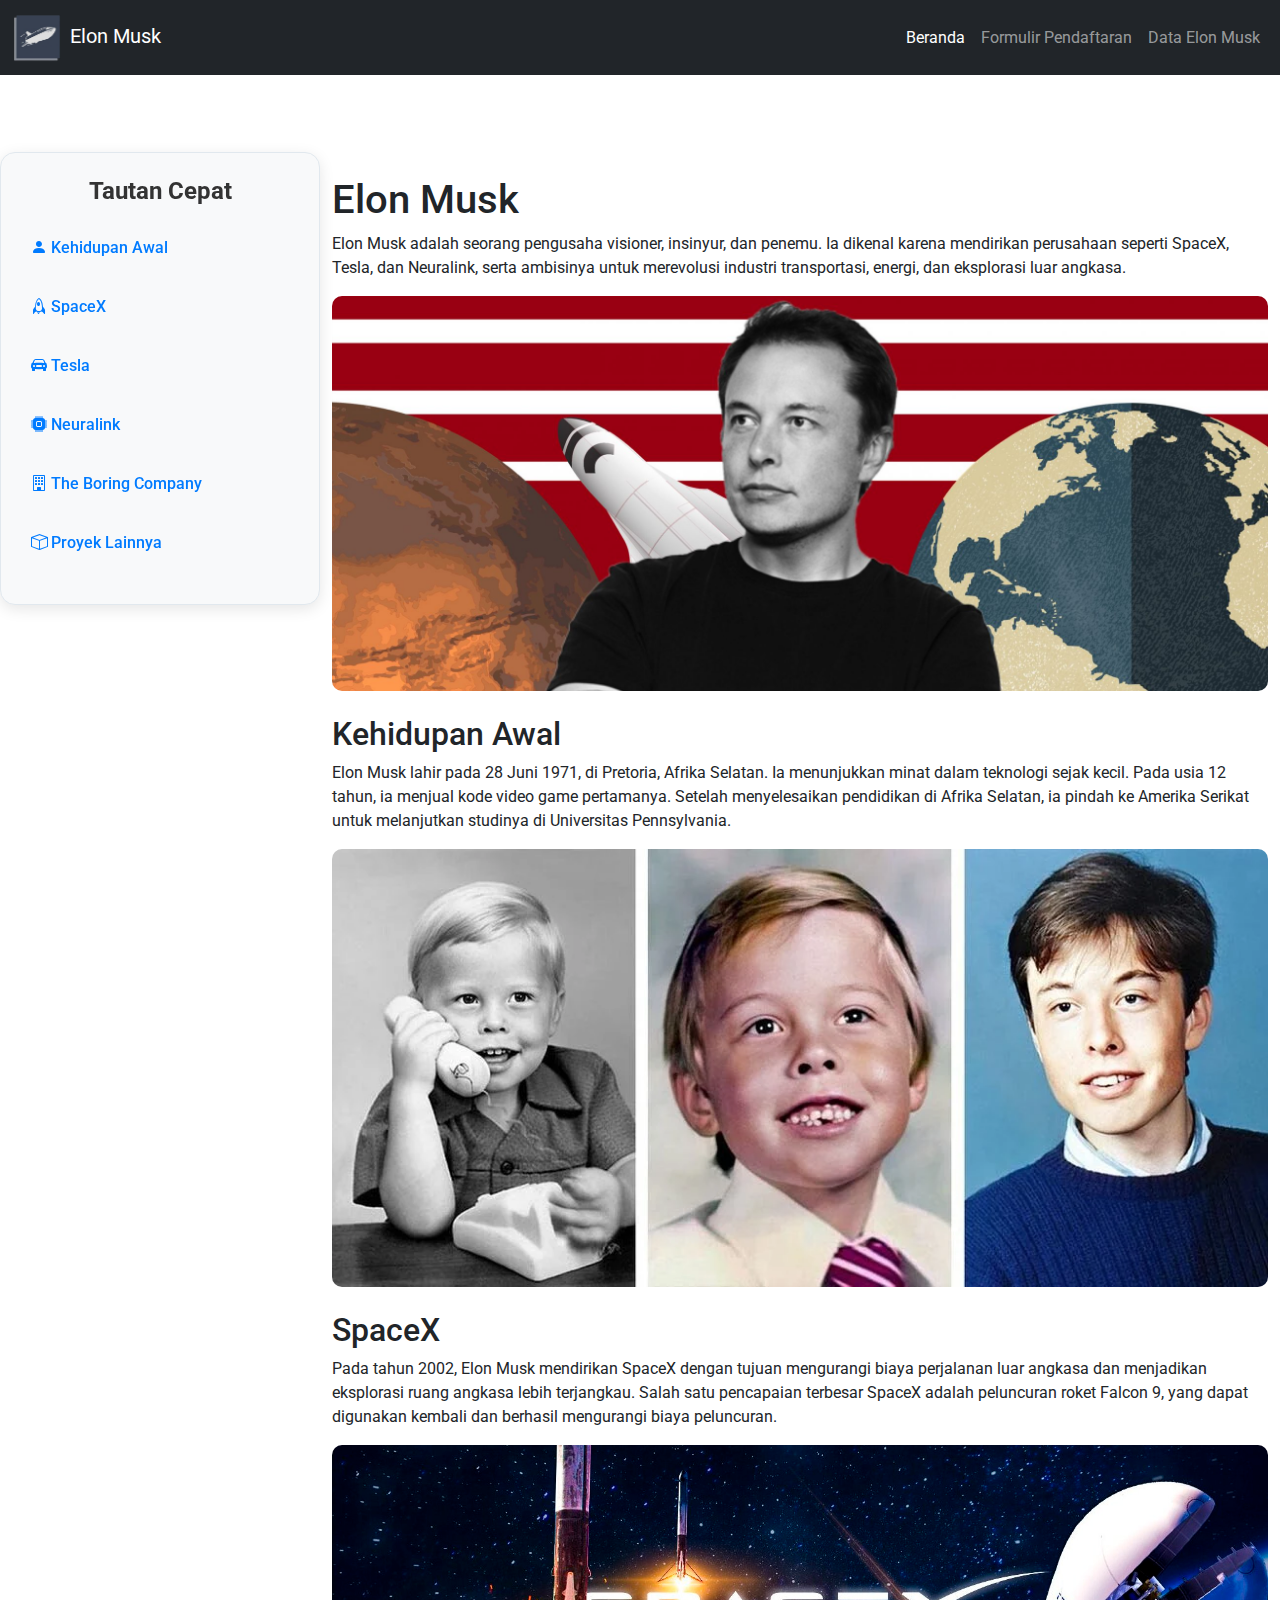
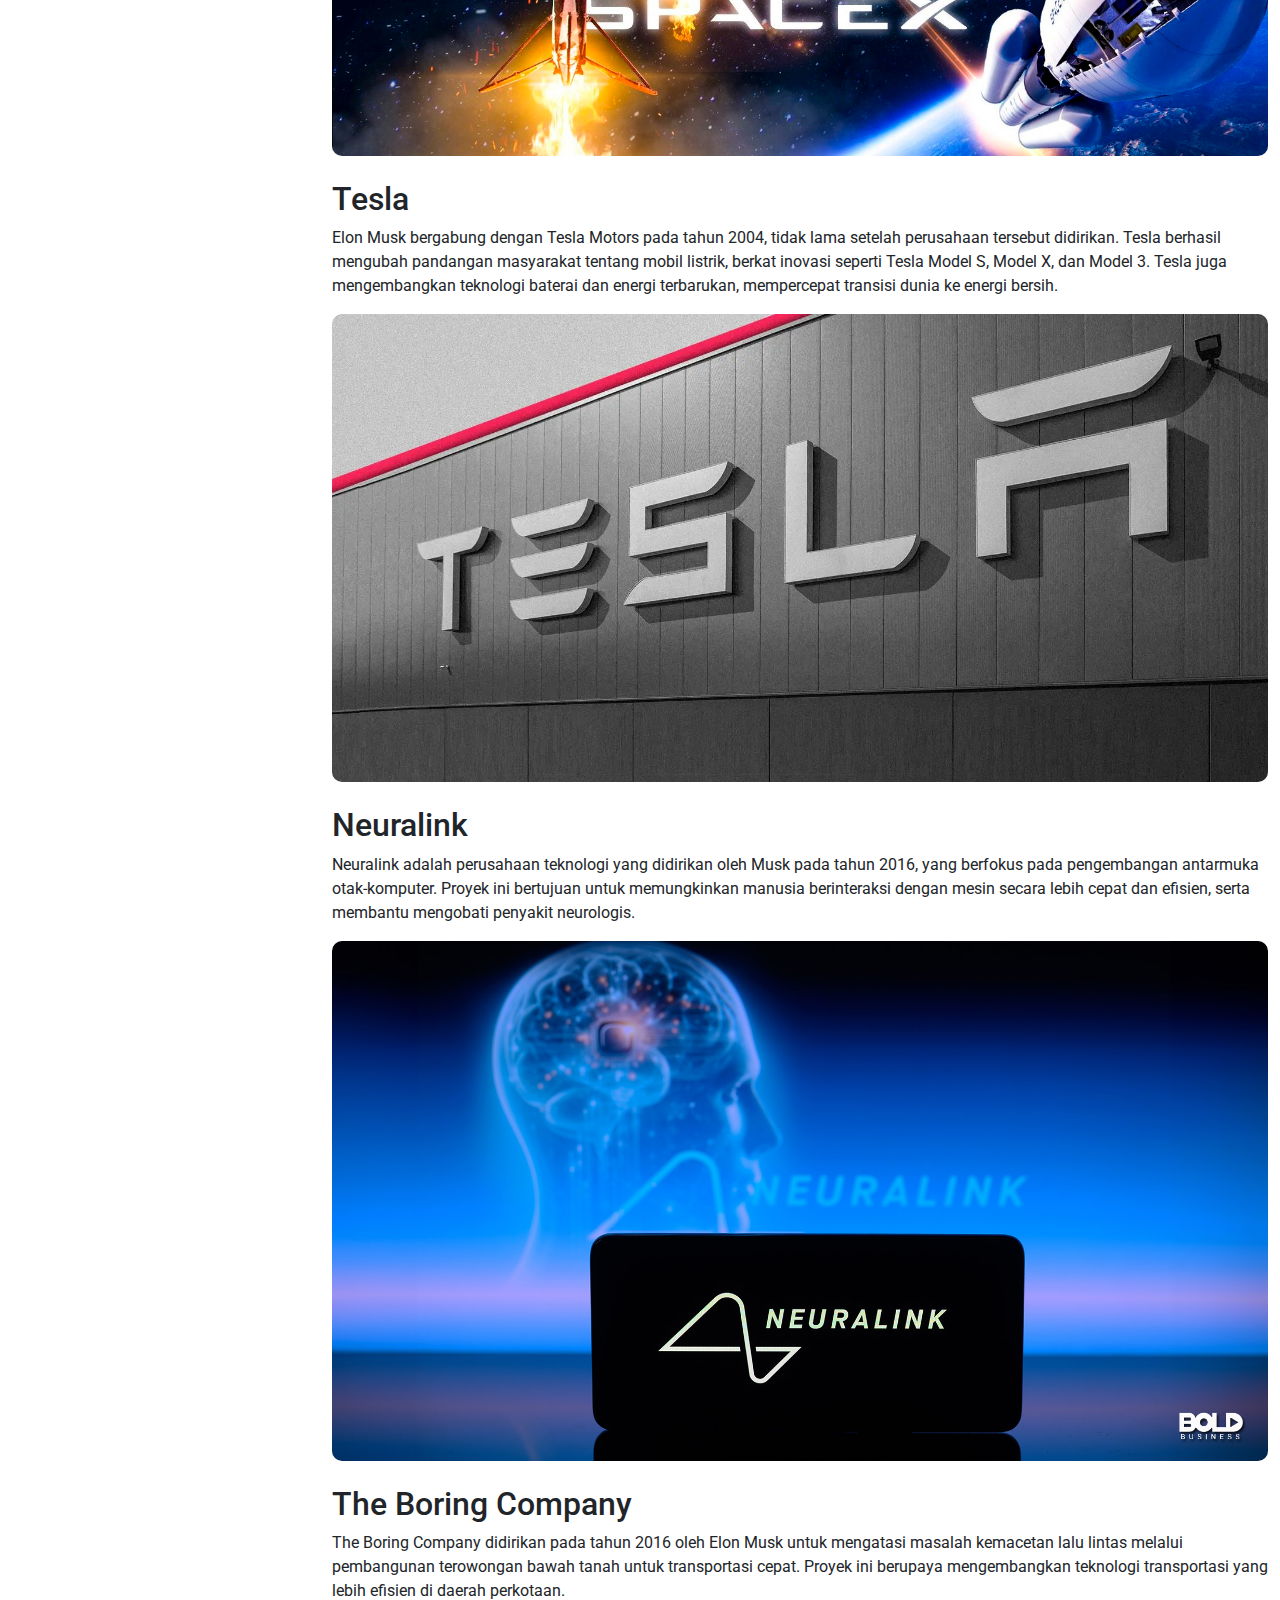
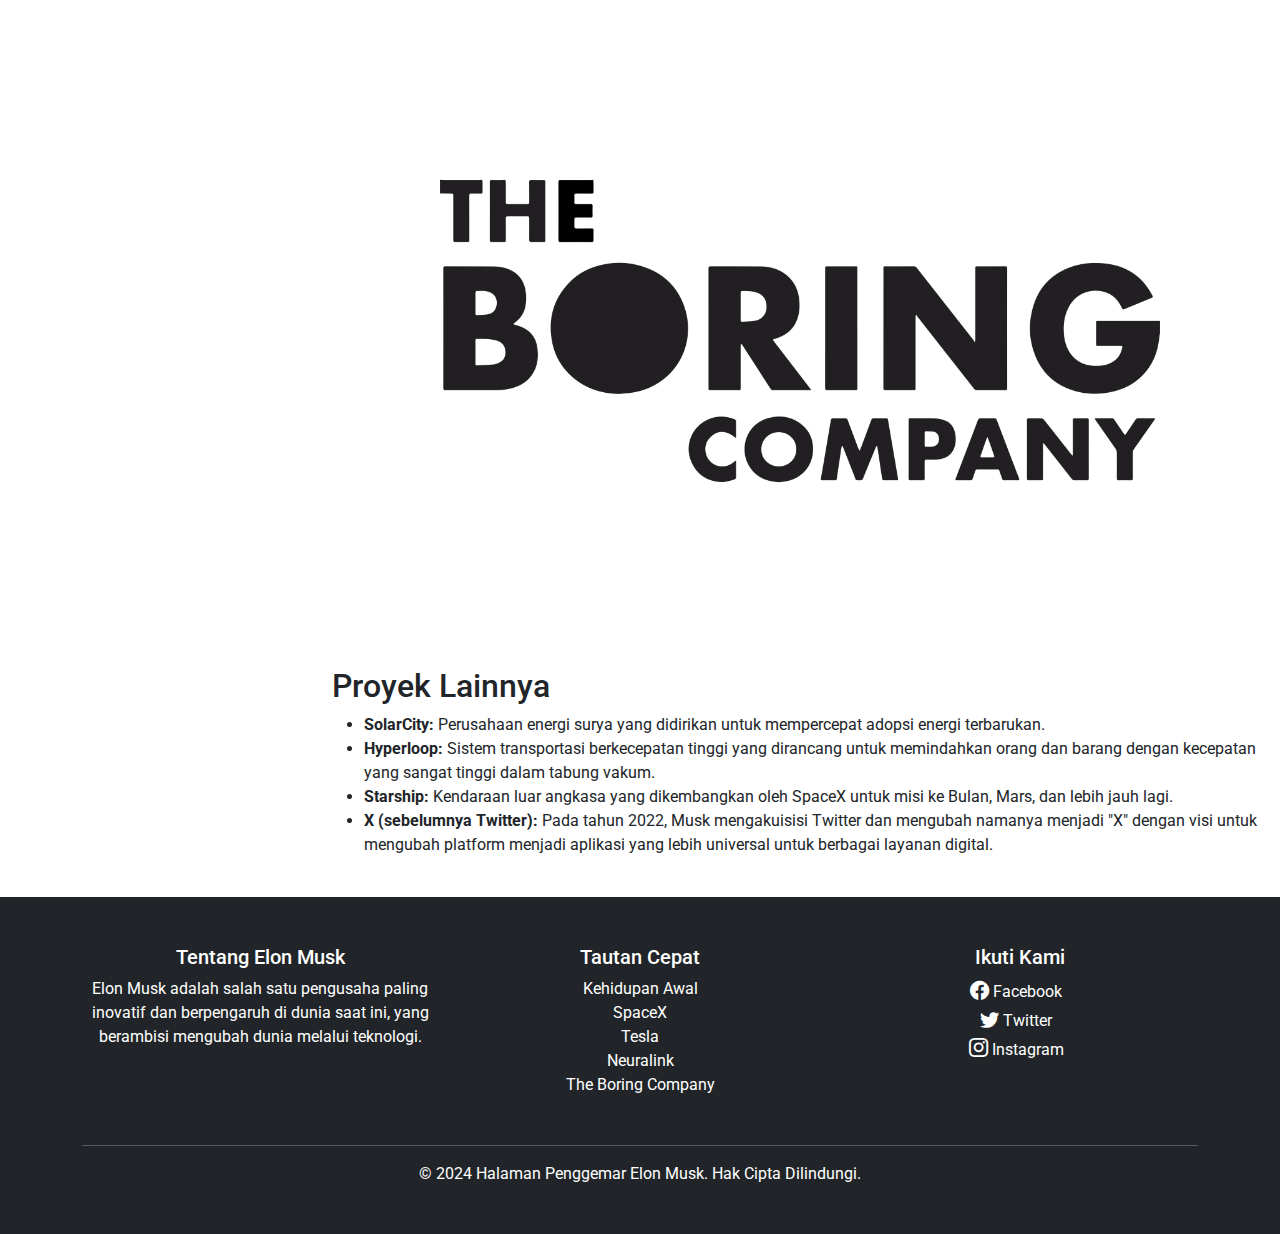
<file: index.html>
<!DOCTYPE html>
<html lang="id">
  <head>
    <meta charset="UTF-8" />
    <meta name="viewport" content="width=device-width, initial-scale=1.0" />
    <title>Elon Musk</title>
    <!-- Bootstrap CSS -->
    <link
      href="https://cdn.jsdelivr.net/npm/bootstrap@5.3.0-alpha1/dist/css/bootstrap.min.css"
      rel="stylesheet"
    />
    <!-- Google Font -->
    <link
      rel="stylesheet"
      href="https://fonts.googleapis.com/css2?family=Roboto:wght@400;700&display=swap"
    />
    <link rel="stylesheet" href="style.css" />
  </head>
  <body>
    <!-- Navbar -->
    <nav class="navbar navbar-expand-lg navbar-dark bg-dark fixed-top">
      <div class="container-fluid">
        <a class="navbar-brand" href="#">
          <img class="logo" src="image/logo.png" alt="Logo Elon Musk" />Elon
          Musk</a
        >
        <button
          class="navbar-toggler"
          type="button"
          data-bs-toggle="collapse"
          data-bs-target="#navbarNav"
          aria-controls="navbarNav"
          aria-expanded="false"
          aria-label="Toggle navigation"
        >
          <span class="navbar-toggler-icon"></span>
        </button>
        <div class="collapse navbar-collapse" id="navbarNav">
          <ul class="navbar-nav ms-auto">
            <li class="nav-item">
              <a class="nav-link active" href="index.html">Beranda</a>
            </li>
            <li class="nav-item">
              <a class="nav-link" href="formulir.html">Formulir Pendaftaran</a>
            </li>
            <li class="nav-item">
              <a class="nav-link" aria-current="page" href="tabel.html"
                >Data Elon Musk</a
              >
            </li>
          </ul>
        </div>
      </div>
    </nav>

    <!-- Konten utama -->
    <div class="container-fluid mt-5 pt-4">
      <div class="row">
        <!-- Sidebar (Daftar Isi) -->
        <div class="col-md-3 bg-light sidebar py-4">
          <h4 class="text-center">Tautan Cepat</h4>
          <ul class="nav flex-column">
            <li class="nav-item">
              <a class="nav-link" href="#kehidupan-awal">
                <i class="bi bi-person-fill"></i> Kehidupan Awal
              </a>
            </li>
            <li class="nav-item">
              <a class="nav-link" href="#spacex">
                <i class="bi bi-rocket"></i> SpaceX
              </a>
            </li>
            <li class="nav-item">
              <a class="nav-link" href="#tesla">
                <i class="bi bi-car-front-fill"></i> Tesla
              </a>
            </li>
            <li class="nav-item">
              <a class="nav-link" href="#neuralink">
                <i class="bi bi-cpu-fill"></i> Neuralink
              </a>
            </li>
            <li class="nav-item">
              <a class="nav-link" href="#boring-company">
                <i class="bi bi-building"></i> The Boring Company
              </a>
            </li>
            <li class="nav-item">
              <a class="nav-link" href="#proyek-lainnya">
                <i class="bi bi-box"></i> Proyek Lainnya
              </a>
            </li>
          </ul>
        </div>

        <!-- Konten -->
        <div class="col-md-9 py-4 h-card">
          <h1 class="p-name">Elon Musk</h1>
          <p class="p-description">
            Elon Musk adalah seorang pengusaha visioner, insinyur, dan penemu.
            Ia dikenal karena mendirikan perusahaan seperti SpaceX, Tesla, dan
            Neuralink, serta ambisinya untuk merevolusi industri transportasi,
            energi, dan eksplorasi luar angkasa.
          </p>
          <!-- Gambar utama -->
          <img src="image/banner.jpg" class="img-fluid mb-4" alt="Elon Musk" />

          <!-- Kehidupan Awal -->
          <h2 class="p-name" id="kehidupan-awal">Kehidupan Awal</h2>
          <p class="p-description">
            Elon Musk lahir pada 28 Juni 1971, di Pretoria, Afrika Selatan. Ia
            menunjukkan minat dalam teknologi sejak kecil. Pada usia 12 tahun,
            ia menjual kode video game pertamanya. Setelah menyelesaikan
            pendidikan di Afrika Selatan, ia pindah ke Amerika Serikat untuk
            melanjutkan studinya di Universitas Pennsylvania.
          </p>
          <img
            src="image/childhood.webp"
            class="img-fluid mb-4"
            alt="Kehidupan Awal Elon Musk"
          />

          <!-- SpaceX -->
          <h2 class="p-name" id="spacex">SpaceX</h2>
          <p class="p-description">
            Pada tahun 2002, Elon Musk mendirikan SpaceX dengan tujuan
            mengurangi biaya perjalanan luar angkasa dan menjadikan eksplorasi
            ruang angkasa lebih terjangkau. Salah satu pencapaian terbesar
            SpaceX adalah peluncuran roket Falcon 9, yang dapat digunakan
            kembali dan berhasil mengurangi biaya peluncuran.
          </p>
          <img src="image/spacex.jpeg" class="img-fluid mb-4" alt="SpaceX" />

          <!-- Tesla -->
          <h2 class="p-name" id="tesla">Tesla</h2>
          <p class="p-description">
            Elon Musk bergabung dengan Tesla Motors pada tahun 2004, tidak lama
            setelah perusahaan tersebut didirikan. Tesla berhasil mengubah
            pandangan masyarakat tentang mobil listrik, berkat inovasi seperti
            Tesla Model S, Model X, dan Model 3. Tesla juga mengembangkan
            teknologi baterai dan energi terbarukan, mempercepat transisi dunia
            ke energi bersih.
          </p>
          <img src="image/tesla.webp" class="img-fluid mb-4" alt="Tesla" />

          <!-- Neuralink -->
          <h2 class="p-name" id="neuralink">Neuralink</h2>
          <p class="p-description">
            Neuralink adalah perusahaan teknologi yang didirikan oleh Musk pada
            tahun 2016, yang berfokus pada pengembangan antarmuka otak-komputer.
            Proyek ini bertujuan untuk memungkinkan manusia berinteraksi dengan
            mesin secara lebih cepat dan efisien, serta membantu mengobati
            penyakit neurologis.
          </p>
          <img
            src="image/neuralink.jpg"
            class="img-fluid mb-4"
            alt="Neuralink"
          />

          <!-- The Boring Company -->
          <h2 class="p-name" id="boring-company">The Boring Company</h2>
          <p>
            The Boring Company didirikan pada tahun 2016 oleh Elon Musk untuk
            mengatasi masalah kemacetan lalu lintas melalui pembangunan
            terowongan bawah tanah untuk transportasi cepat. Proyek ini berupaya
            mengembangkan teknologi transportasi yang lebih efisien di daerah
            perkotaan.
          </p>
          <img
            src="image/theboringcompany.png"
            class="img-fluid mb-4"
            alt="The Boring Company"
          />

          <!-- Proyek Lainnya -->
          <h2 class="p-name" id="proyek-lainnya">Proyek Lainnya</h2>
          <ul>
            <li>
              <strong>SolarCity:</strong> Perusahaan energi surya yang didirikan
              untuk mempercepat adopsi energi terbarukan.
            </li>
            <li>
              <strong>Hyperloop:</strong> Sistem transportasi berkecepatan
              tinggi yang dirancang untuk memindahkan orang dan barang dengan
              kecepatan yang sangat tinggi dalam tabung vakum.
            </li>
            <li>
              <strong>Starship:</strong> Kendaraan luar angkasa yang
              dikembangkan oleh SpaceX untuk misi ke Bulan, Mars, dan lebih jauh
              lagi.
            </li>
            <li>
              <strong>X (sebelumnya Twitter):</strong> Pada tahun 2022, Musk
              mengakuisisi Twitter dan mengubah namanya menjadi "X" dengan visi
              untuk mengubah platform menjadi aplikasi yang lebih universal
              untuk berbagai layanan digital.
            </li>
          </ul>
        </div>
      </div>
    </div>

    <!-- Footer -->
    <footer class="bg-dark text-white text-center py-5">
      <div class="container">
        <div class="row">
          <!-- About Section -->
          <div class="col-md-4 mb-3">
            <h5>Tentang Elon Musk</h5>
            <p>
              Elon Musk adalah salah satu pengusaha paling inovatif dan
              berpengaruh di dunia saat ini, yang berambisi mengubah dunia
              melalui teknologi.
            </p>
          </div>

          <!-- Quick Links -->
          <div class="col-md-4 mb-3">
            <h5>Tautan Cepat</h5>
            <ul class="list-unstyled">
              <li>
                <a href="#kehidupan-awal" class="text-white">Kehidupan Awal</a>
              </li>
              <li><a href="#spacex" class="text-white">SpaceX</a></li>
              <li><a href="#tesla" class="text-white">Tesla</a></li>
              <li><a href="#neuralink" class="text-white">Neuralink</a></li>
              <li>
                <a href="#boring-company" class="text-white"
                  >The Boring Company</a
                >
              </li>
            </ul>
          </div>

          <!-- Social Media Links -->
          <div class="col-md-4 mb-3">
            <h5>Ikuti Kami</h5>
            <a href="#" class="text-white me-2"
              ><i class="bi bi-facebook"></i> Facebook</a
            ><br />
            <a href="#" class="text-white me-2"
              ><i class="bi bi-twitter"></i> Twitter</a
            ><br />
            <a href="#" class="text-white me-2"
              ><i class="bi bi-instagram"></i> Instagram</a
            >
          </div>
        </div>
        <hr class="bg-light" />
        <p class="mb-0">
          © 2024 Halaman Penggemar Elon Musk. Hak Cipta Dilindungi.
        </p>
      </div>
    </footer>

    <!-- Bootstrap JS -->
    <script src="https://cdn.jsdelivr.net/npm/bootstrap@5.3.0-alpha1/dist/js/bootstrap.bundle.min.js"></script>
  </body>
</html>
</file>
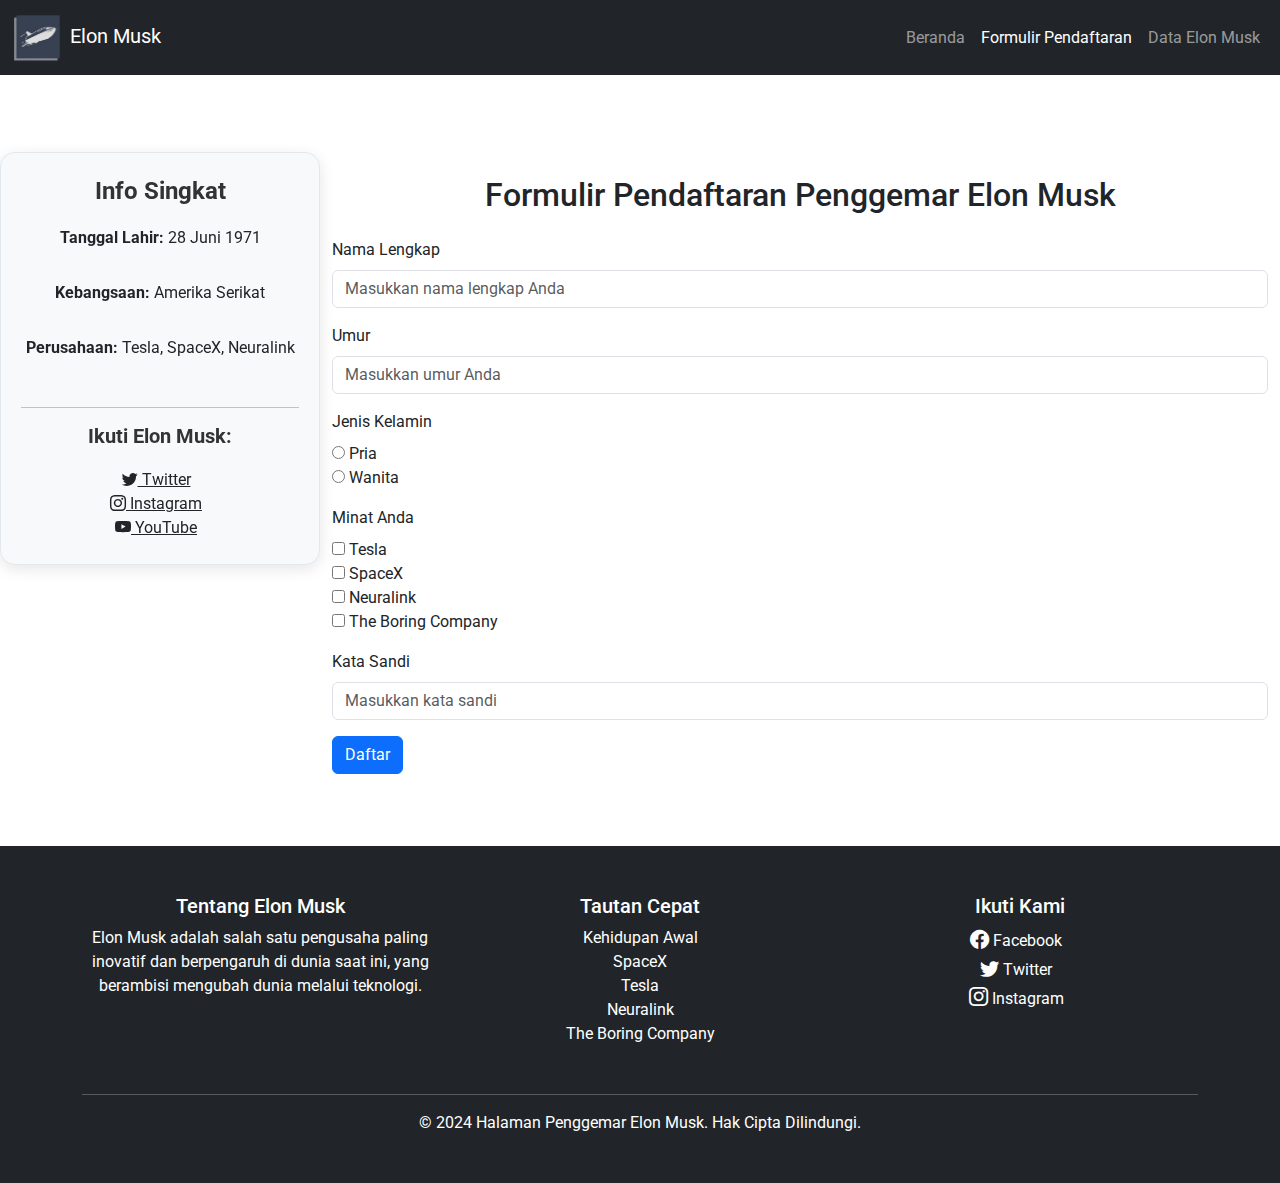
<file: formulir.html>
<!DOCTYPE html>
<html lang="id">
  <head>
    <meta charset="UTF-8" />
    <meta name="viewport" content="width=device-width, initial-scale=1.0" />
    <title>Formulir Pendaftaran Penggemar</title>
    <!-- Bootstrap CSS -->
    <link
      href="https://cdn.jsdelivr.net/npm/bootstrap@5.3.0-alpha1/dist/css/bootstrap.min.css"
      rel="stylesheet"
    />
    <!-- Google Font -->
    <link
      rel="stylesheet"
      href="https://fonts.googleapis.com/css2?family=Roboto:wght@400;700&display=swap"
    />
    <link rel="stylesheet" href="style.css" />
  </head>
  <body>
    <!-- Navbar -->
    <nav class="navbar navbar-expand-lg navbar-dark bg-dark fixed-top">
      <div class="container-fluid">
        <a class="navbar-brand" href="#">
          <img class="logo" src="image/logo.png" alt="Logo Elon Musk" />Elon
          Musk</a
        >
        <button
          class="navbar-toggler"
          type="button"
          data-bs-toggle="collapse"
          data-bs-target="#navbarNav"
          aria-controls="navbarNav"
          aria-expanded="false"
          aria-label="Toggle navigation"
        >
          <span class="navbar-toggler-icon"></span>
        </button>
        <div class="collapse navbar-collapse" id="navbarNav">
          <ul class="navbar-nav ms-auto">
            <li class="nav-item">
              <a class="nav-link" href="index.html">Beranda</a>
            </li>
            <li class="nav-item">
              <a class="nav-link active" href="formulir.html"
                >Formulir Pendaftaran</a
              >
            </li>
            <li class="nav-item">
              <a class="nav-link" aria-current="page" href="tabel.html"
                >Data Elon Musk</a
              >
            </li>
          </ul>
        </div>
      </div>
    </nav>

    <div class="container-fluid mt-5 pt-4">
      <div class="row">
        <!-- Sidebar -->
        <div class="col-md-3 bg-light sidebar py-4">
          <h4 class="text-center">Info Singkat</h4>
          <ul class="nav flex-column">
            <li class="nav-item">
              <p class="text-center">
                <strong>Tanggal Lahir:</strong> 28 Juni 1971
              </p>
            </li>
            <li class="nav-item">
              <p class="text-center">
                <strong>Kebangsaan:</strong> Amerika Serikat
              </p>
            </li>
            <li class="nav-item">
              <p class="text-center">
                <strong>Perusahaan:</strong> Tesla, SpaceX, Neuralink
              </p>
            </li>
          </ul>

          <hr />

          <h5 class="text-center">Ikuti Elon Musk:</h5>
          <div class="text-center">
            <a href="#" class="text-dark me-2"
              ><i class="bi bi-twitter"></i> Twitter</a
            ><br />
            <a href="#" class="text-dark me-2"
              ><i class="bi bi-instagram"></i> Instagram</a
            ><br />
            <a href="#" class="text-dark me-2"
              ><i class="bi bi-youtube"></i> YouTube</a
            >
          </div>
        </div>

        <!-- Konten Formulir -->
        <div class="col-md-9 py-4">
          <h2 class="text-center mb-4">
            Formulir Pendaftaran Penggemar Elon Musk
          </h2>

          <!-- Formulir Pendaftaran -->
          <form action="submit.html" method="GET">
            <div class="mb-3" id="nama">
              <label for="nama" class="form-label">Nama Lengkap</label>
              <input
                type="text"
                class="form-control"
                id="nama"
                name="nama"
                placeholder="Masukkan nama lengkap Anda"
                required
              />
            </div>

            <div class="mb-3" id="umur">
              <label for="umur" class="form-label">Umur</label>
              <input
                type="number"
                class="form-control"
                id="umur"
                name="umur"
                placeholder="Masukkan umur Anda"
                required
              />
            </div>

            <div class="mb-3" id="gender">
              <label for="gender" class="form-label">Jenis Kelamin</label>
              <div>
                <input
                  type="radio"
                  id="pria"
                  name="gender"
                  value="pria"
                  required
                />
                <label for="pria">Pria</label>
              </div>
              <div>
                <input
                  type="radio"
                  id="wanita"
                  name="gender"
                  value="wanita"
                  required
                />
                <label for="wanita">Wanita</label>
              </div>
            </div>

            <div class="mb-3" id="minat">
              <label for="minat" class="form-label">Minat Anda</label>
              <div>
                <input type="checkbox" id="tesla" name="minat" value="tesla" />
                <label for="tesla">Tesla</label>
              </div>
              <div>
                <input
                  type="checkbox"
                  id="spacex"
                  name="minat"
                  value="spacex"
                />
                <label for="spacex">SpaceX</label>
              </div>
              <div>
                <input
                  type="checkbox"
                  id="neuralink"
                  name="minat"
                  value="neuralink"
                />
                <label for="neuralink">Neuralink</label>
              </div>
              <div>
                <input
                  type="checkbox"
                  id="boring"
                  name="minat"
                  value="boring"
                />
                <label for="boring">The Boring Company</label>
              </div>
            </div>

            <div class="mb-3" id="password">
              <label for="password" class="form-label">Kata Sandi</label>
              <input
                type="password"
                class="form-control"
                id="password"
                name="password"
                placeholder="Masukkan kata sandi"
                required
              />
            </div>

            <button type="submit" class="btn btn-primary">Daftar</button>
          </form>
        </div>
      </div>
    </div>

    <!-- Footer -->
    <footer class="bg-dark text-white text-center py-5 mt-5">
      <div class="container">
        <div class="row">
          <!-- About Section -->
          <div class="col-md-4 mb-3">
            <h5>Tentang Elon Musk</h5>
            <p>
              Elon Musk adalah salah satu pengusaha paling inovatif dan
              berpengaruh di dunia saat ini, yang berambisi mengubah dunia
              melalui teknologi.
            </p>
          </div>

          <!-- Quick Links -->
          <div class="col-md-4 mb-3">
            <h5>Tautan Cepat</h5>
            <ul class="list-unstyled">
              <li>
                <a href="index.html#kehidupan-awal" class="text-white"
                  >Kehidupan Awal</a
                >
              </li>
              <li><a href="index.html#spacex" class="text-white">SpaceX</a></li>
              <li><a href="index.html#tesla" class="text-white">Tesla</a></li>
              <li>
                <a href="index.html#neuralink" class="text-white">Neuralink</a>
              </li>
              <li>
                <a href="index.html#boring-company" class="text-white"
                  >The Boring Company</a
                >
              </li>
            </ul>
          </div>

          <!-- Social Media Links -->
          <div class="col-md-4 mb-3">
            <h5>Ikuti Kami</h5>
            <a href="#" class="text-white me-2"
              ><i class="bi bi-facebook"></i> Facebook</a
            ><br />
            <a href="#" class="text-white me-2"
              ><i class="bi bi-twitter"></i> Twitter</a
            ><br />
            <a href="#" class="text-white me-2"
              ><i class="bi bi-instagram"></i> Instagram</a
            >
          </div>
        </div>
        <hr class="bg-light" />
        <p class="mb-0">
          © 2024 Halaman Penggemar Elon Musk. Hak Cipta Dilindungi.
        </p>
      </div>
    </footer>

    <!-- Bootstrap JS -->
    <script src="https://cdn.jsdelivr.net/npm/bootstrap@5.3.0-alpha1/dist/js/bootstrap.bundle.min.js"></script>
  </body>
</html>
</file>
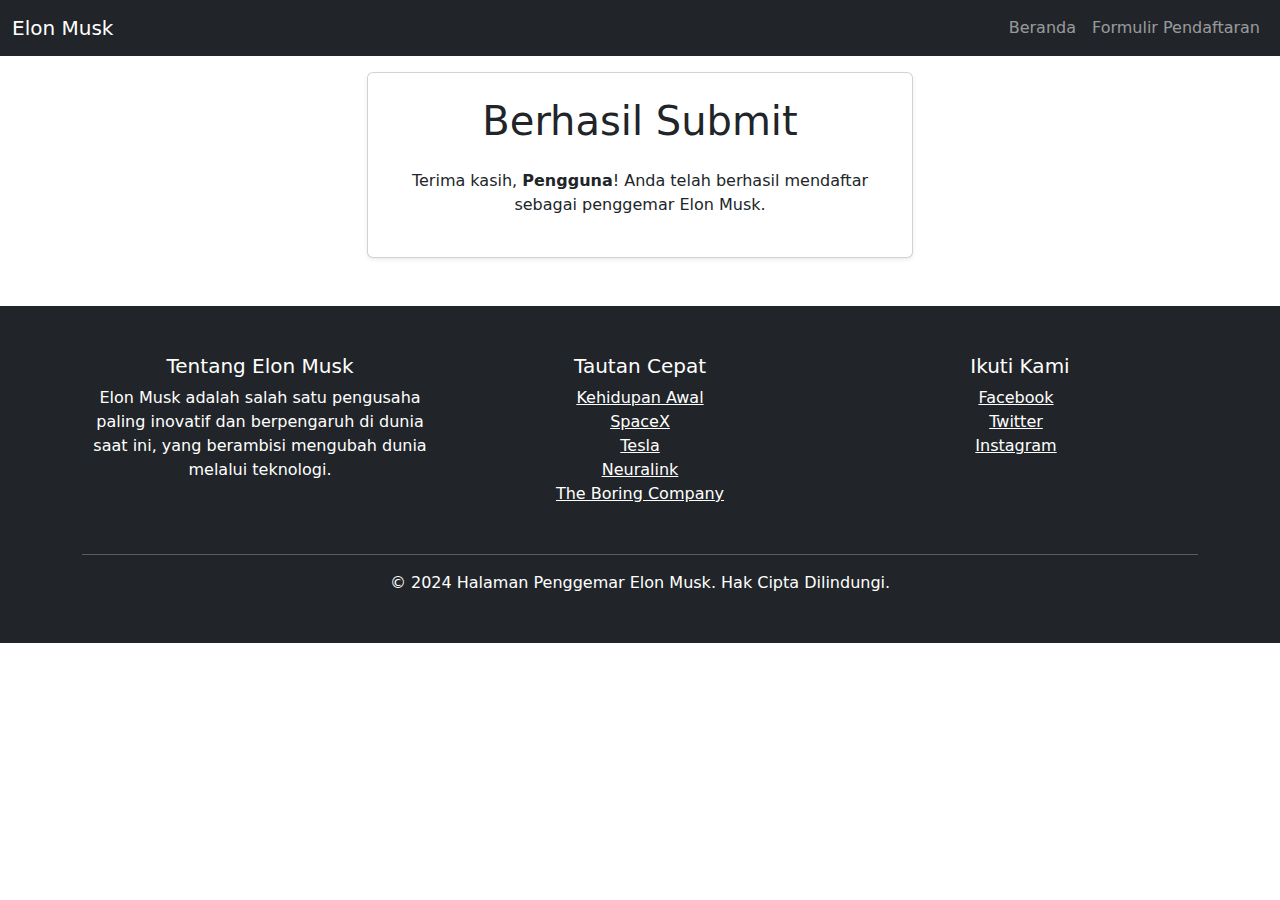
<file: submit.html>
<!DOCTYPE html>
<html lang="id">
  <head>
    <meta charset="UTF-8" />
    <meta name="viewport" content="width=device-width, initial-scale=1.0" />
    <title>Berhasil Submit</title>
    <!-- Bootstrap CSS -->
    <link
      href="https://cdn.jsdelivr.net/npm/bootstrap@5.3.0-alpha1/dist/css/bootstrap.min.css"
      rel="stylesheet"
    />
  </head>
  <body>
    <!-- Navbar -->
    <nav class="navbar navbar-expand-lg navbar-dark bg-dark fixed-top">
      <div class="container-fluid">
        <a class="navbar-brand" href="#">Elon Musk</a>
        <button
          class="navbar-toggler"
          type="button"
          data-bs-toggle="collapse"
          data-bs-target="#navbarNav"
          aria-controls="navbarNav"
          aria-expanded="false"
          aria-label="Toggle navigation"
        >
          <span class="navbar-toggler-icon"></span>
        </button>
        <div class="collapse navbar-collapse" id="navbarNav">
          <ul class="navbar-nav ms-auto">
            <li class="nav-item">
              <a class="nav-link" href="index.html">Beranda</a>
            </li>
            <li class="nav-item">
              <a class="nav-link" href="formulir.html">Formulir Pendaftaran</a>
            </li>
          </ul>
        </div>
      </div>
    </nav>

    <!-- Konten Utama -->
    <div class="container mt-5 pt-4">
      <div class="row justify-content-center">
        <div class="col-md-6">
          <div class="card shadow-sm p-4">
            <h1 class="text-center mb-4">Berhasil Submit</h1>
            <p class="text-center">
              Terima kasih, <strong id="nama"></strong>! Anda telah berhasil
              mendaftar sebagai penggemar Elon Musk.
            </p>
          </div>
        </div>
      </div>
    </div>

    <!-- Footer -->
    <footer class="bg-dark text-white text-center py-5 mt-5">
      <div class="container">
        <div class="row">
          <!-- About Section -->
          <div class="col-md-4 mb-3">
            <h5>Tentang Elon Musk</h5>
            <p>
              Elon Musk adalah salah satu pengusaha paling inovatif dan
              berpengaruh di dunia saat ini, yang berambisi mengubah dunia
              melalui teknologi.
            </p>
          </div>

          <!-- Quick Links -->
          <div class="col-md-4 mb-3">
            <h5>Tautan Cepat</h5>
            <ul class="list-unstyled">
              <li>
                <a href="index.html#kehidupan-awal" class="text-white"
                  >Kehidupan Awal</a
                >
              </li>
              <li><a href="index.html#spacex" class="text-white">SpaceX</a></li>
              <li><a href="index.html#tesla" class="text-white">Tesla</a></li>
              <li>
                <a href="index.html#neuralink" class="text-white">Neuralink</a>
              </li>
              <li>
                <a href="index.html#boring-company" class="text-white"
                  >The Boring Company</a
                >
              </li>
            </ul>
          </div>

          <!-- Social Media Links -->
          <div class="col-md-4 mb-3">
            <h5>Ikuti Kami</h5>
            <a href="#" class="text-white me-2"
              ><i class="bi bi-facebook"></i> Facebook</a
            ><br />
            <a href="#" class="text-white me-2"
              ><i class="bi bi-twitter"></i> Twitter</a
            ><br />
            <a href="#" class="text-white me-2"
              ><i class="bi bi-instagram"></i> Instagram</a
            >
          </div>
        </div>
        <hr class="bg-light" />
        <p class="mb-0">
          © 2024 Halaman Penggemar Elon Musk. Hak Cipta Dilindungi.
        </p>
      </div>
    </footer>

    <!-- JavaScript untuk mengambil nama dari query string -->
    <script>
      const urlParams = new URLSearchParams(window.location.search);
      const nama = urlParams.get("nama");
      document.getElementById("nama").textContent = nama ? nama : "Pengguna";
    </script>

    <!-- Bootstrap JS -->
    <script src="https://cdn.jsdelivr.net/npm/bootstrap@5.3.0-alpha1/dist/js/bootstrap.bundle.min.js"></script>
  </body>
</html>
</file>
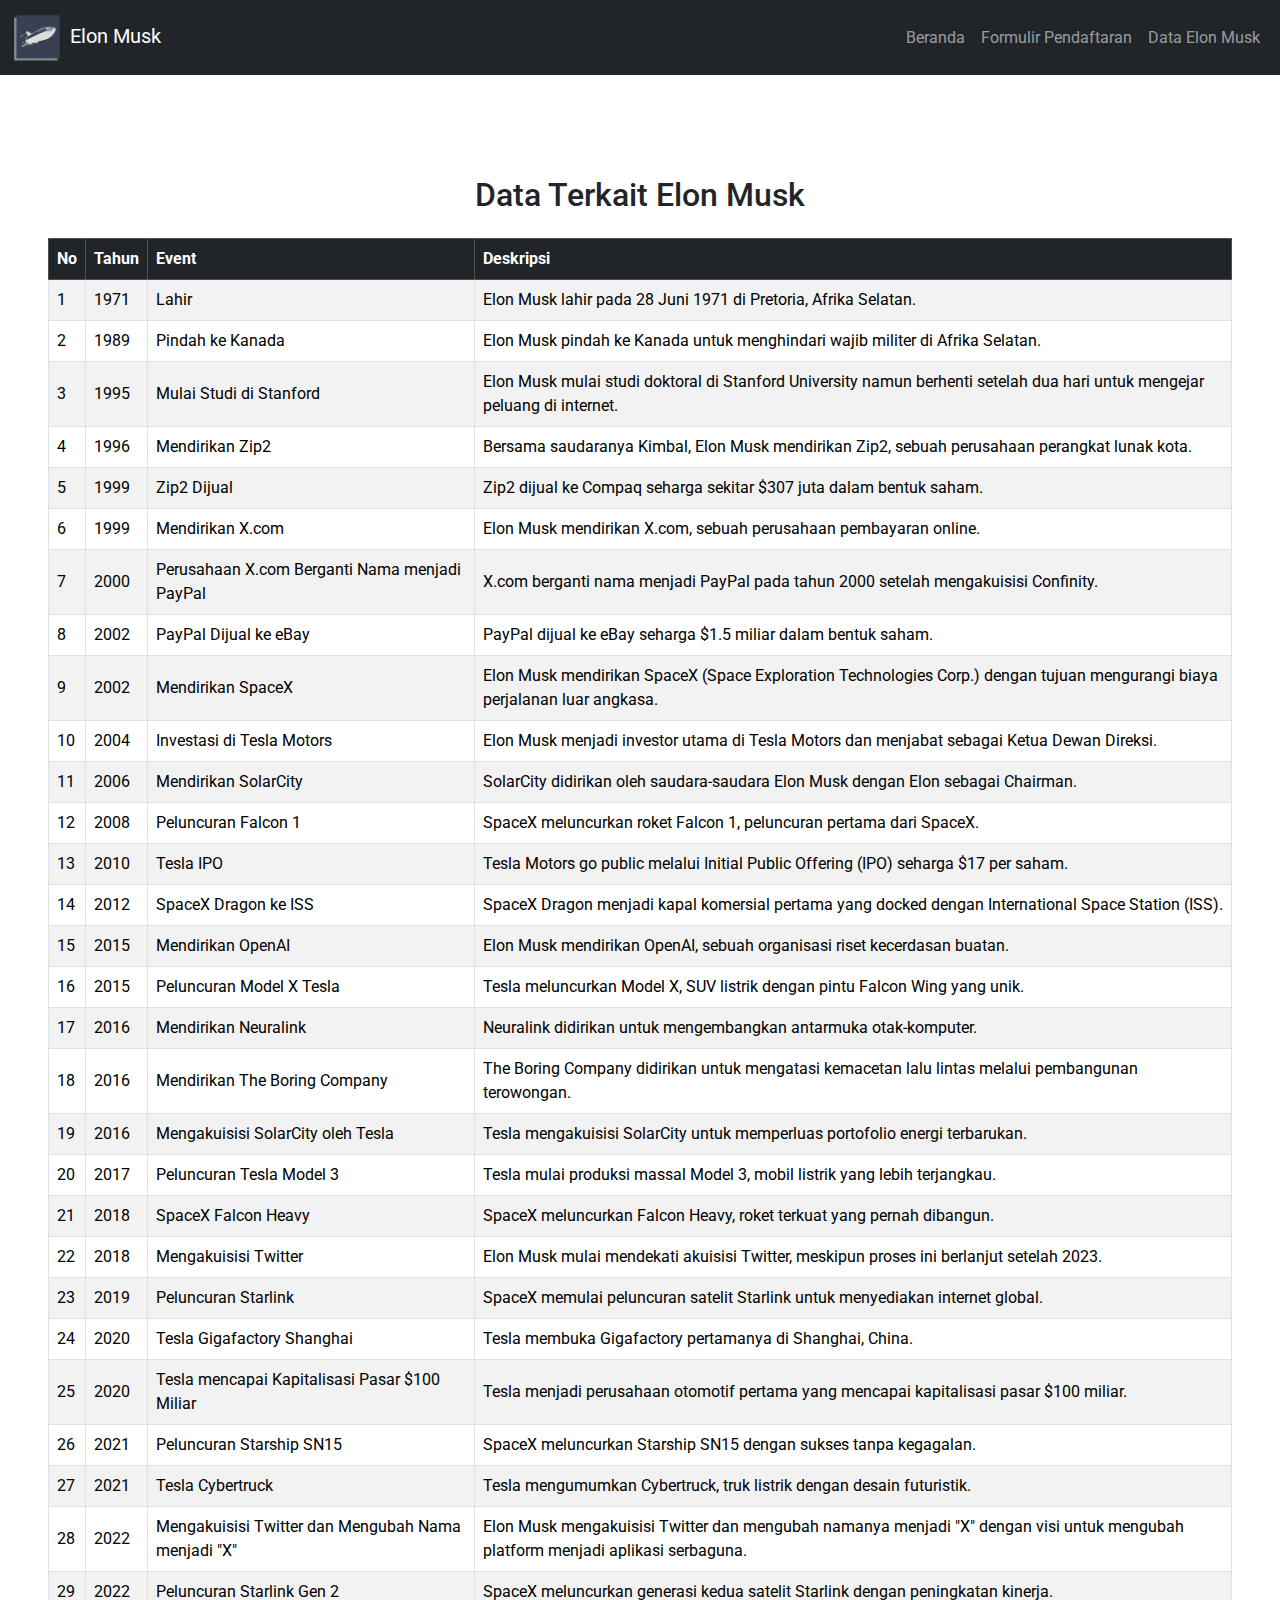
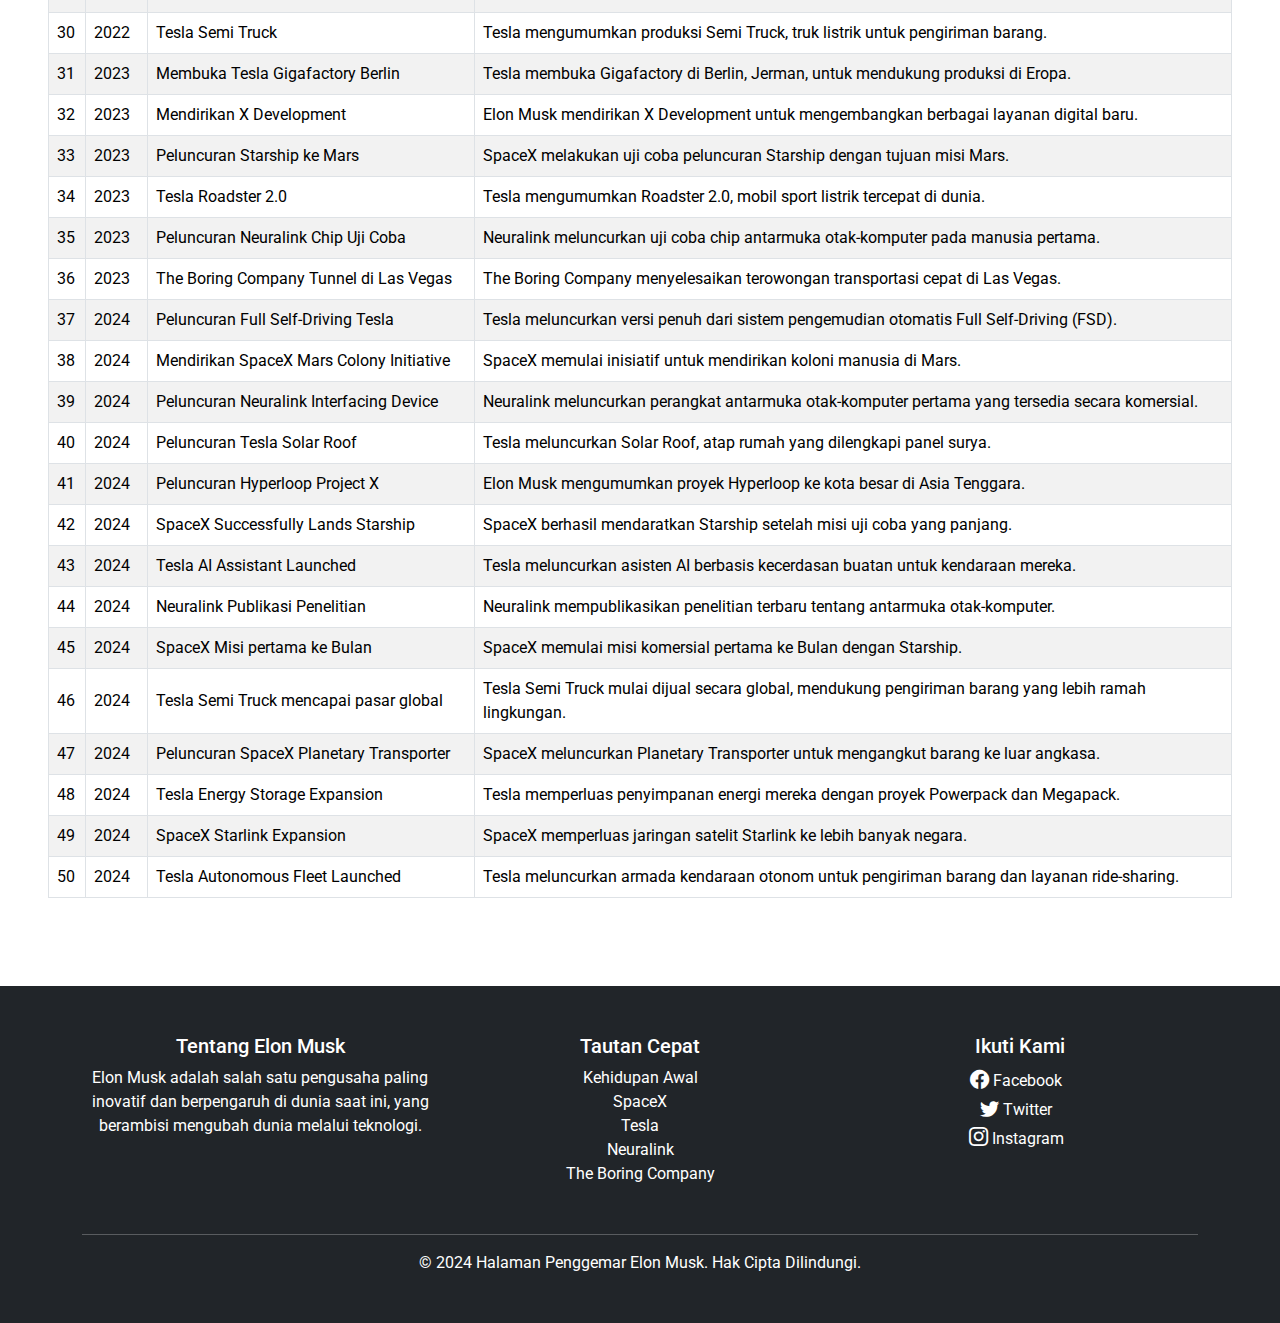
<file: tabel.html>
<!DOCTYPE html>
<html lang="id">
  <head>
    <meta charset="UTF-8" />
    <meta name="viewport" content="width=device-width, initial-scale=1.0" />
    <title>Data Elon Musk</title>
    <!-- Bootstrap CSS -->
    <link
      href="https://cdn.jsdelivr.net/npm/bootstrap@5.3.0-alpha1/dist/css/bootstrap.min.css"
      rel="stylesheet"
    />
    <!-- Google Font -->
    <link
      rel="stylesheet"
      href="https://fonts.googleapis.com/css2?family=Roboto:wght@400;700&display=swap"
    />
    <!-- Bootstrap Icons -->
    <link
      href="https://cdn.jsdelivr.net/npm/bootstrap-icons@1.11.3/font/bootstrap-icons.css"
      rel="stylesheet"
    />
    <link rel="stylesheet" href="style.css" />
  </head>
  <body>
    <!-- Navbar -->
    <nav class="navbar navbar-expand-lg navbar-dark bg-dark fixed-top">
      <div class="container-fluid">
        <a class="navbar-brand" href="#">
          <img class="logo" src="image/logo.png" alt="Logo Elon Musk" />Elon
          Musk</a
        >
        <button
          class="navbar-toggler"
          type="button"
          data-bs-toggle="collapse"
          data-bs-target="#navbarNav"
          aria-controls="navbarNav"
          aria-expanded="false"
          aria-label="Toggle navigation"
        >
          <span class="navbar-toggler-icon"></span>
        </button>
        <div class="collapse navbar-collapse" id="navbarNav">
          <ul class="navbar-nav ms-auto">
            <li class="nav-item">
              <a class="nav-link" href="index.html">Beranda</a>
            </li>
            <li class="nav-item">
              <a class="nav-link" href="formulir.html">Formulir Pendaftaran</a>
            </li>
            <li class="nav-item active">
              <a class="nav-link" aria-current="page" href="tabel.html"
                >Data Elon Musk</a
              >
            </li>
          </ul>
        </div>
      </div>
    </nav>

    <!-- Konten Utama -->
    <div class="container-fluid mt-5 pt-4">
      <div class="row">
        <!-- Konten Tabel -->
        <div
          class="col-md-9 py-4 d-flex flex-column justify-content-center align-items-center w-full px-5"
        >
          <h2 class="text-center mb-4">Data Terkait Elon Musk</h2>

          <div class="table-responsive h-card">
            <table class="table table-striped table-bordered">
              <thead class="table-dark">
                <tr>
                  <th>No</th>
                  <th>Tahun</th>
                  <th>Event</th>
                  <th>Deskripsi</th>
                </tr>
              </thead>
              <tbody>
                <!-- 50 Data Terkait Elon Musk -->
                <tr>
                  <td>1</td>
                  <td class="p-year">1971</td>
                  <td class="p-event">Lahir</td>
                  <td class="p-description">
                    Elon Musk lahir pada 28 Juni 1971 di Pretoria, Afrika
                    Selatan.
                  </td>
                </tr>
                <tr>
                  <td>2</td>
                  <td class="p-year">1989</td>
                  <td class="p-event">Pindah ke Kanada</td>
                  <td class="p-description">
                    Elon Musk pindah ke Kanada untuk menghindari wajib militer
                    di Afrika Selatan.
                  </td>
                </tr>
                <tr>
                  <td>3</td>
                  <td class="p-year">1995</td>
                  <td class="p-event">Mulai Studi di Stanford</td>
                  <td class="p-description">
                    Elon Musk mulai studi doktoral di Stanford University namun
                    berhenti setelah dua hari untuk mengejar peluang di
                    internet.
                  </td>
                </tr>
                <tr>
                  <td>4</td>
                  <td class="p-year">1996</td>
                  <td class="p-event">Mendirikan Zip2</td>
                  <td class="p-description">
                    Bersama saudaranya Kimbal, Elon Musk mendirikan Zip2, sebuah
                    perusahaan perangkat lunak kota.
                  </td>
                </tr>
                <tr>
                  <td>5</td>
                  <td class="p-year">1999</td>
                  <td class="p-event">Zip2 Dijual</td>
                  <td class="p-description">
                    Zip2 dijual ke Compaq seharga sekitar $307 juta dalam bentuk
                    saham.
                  </td>
                </tr>
                <tr>
                  <td>6</td>
                  <td class="p-year">1999</td>
                  <td class="p-event">Mendirikan X.com</td>
                  <td class="p-description">
                    Elon Musk mendirikan X.com, sebuah perusahaan pembayaran
                    online.
                  </td>
                </tr>
                <tr>
                  <td>7</td>
                  <td class="p-year">2000</td>
                  <td class="p-event">
                    Perusahaan X.com Berganti Nama menjadi PayPal
                  </td>
                  <td class="p-description">
                    X.com berganti nama menjadi PayPal pada tahun 2000 setelah
                    mengakuisisi Confinity.
                  </td>
                </tr>
                <tr>
                  <td>8</td>
                  <td class="p-year">2002</td>
                  <td class="p-event">PayPal Dijual ke eBay</td>
                  <td class="p-description">
                    PayPal dijual ke eBay seharga $1.5 miliar dalam bentuk
                    saham.
                  </td>
                </tr>
                <tr>
                  <td>9</td>
                  <td class="p-year">2002</td>
                  <td class="p-event">Mendirikan SpaceX</td>
                  <td class="p-description">
                    Elon Musk mendirikan SpaceX (Space Exploration Technologies
                    Corp.) dengan tujuan mengurangi biaya perjalanan luar
                    angkasa.
                  </td>
                </tr>
                <tr>
                  <td>10</td>
                  <td class="p-year">2004</td>
                  <td class="p-event">Investasi di Tesla Motors</td>
                  <td class="p-description">
                    Elon Musk menjadi investor utama di Tesla Motors dan
                    menjabat sebagai Ketua Dewan Direksi.
                  </td>
                </tr>
                <tr>
                  <td>11</td>
                  <td class="p-year">2006</td>
                  <td class="p-event">Mendirikan SolarCity</td>
                  <td class="p-description">
                    SolarCity didirikan oleh saudara-saudara Elon Musk dengan
                    Elon sebagai Chairman.
                  </td>
                </tr>
                <tr>
                  <td>12</td>
                  <td class="p-year">2008</td>
                  <td class="p-event">Peluncuran Falcon 1</td>
                  <td class="p-description">
                    SpaceX meluncurkan roket Falcon 1, peluncuran pertama dari
                    SpaceX.
                  </td>
                </tr>
                <tr>
                  <td>13</td>
                  <td class="p-year">2010</td>
                  <td class="p-event">Tesla IPO</td>
                  <td class="p-description">
                    Tesla Motors go public melalui Initial Public Offering (IPO)
                    seharga $17 per saham.
                  </td>
                </tr>
                <tr>
                  <td>14</td>
                  <td class="p-year">2012</td>
                  <td class="p-event">SpaceX Dragon ke ISS</td>
                  <td class="p-description">
                    SpaceX Dragon menjadi kapal komersial pertama yang docked
                    dengan International Space Station (ISS).
                  </td>
                </tr>
                <tr>
                  <td>15</td>
                  <td class="p-year">2015</td>
                  <td class="p-event">Mendirikan OpenAI</td>
                  <td class="p-description">
                    Elon Musk mendirikan OpenAI, sebuah organisasi riset
                    kecerdasan buatan.
                  </td>
                </tr>
                <tr>
                  <td>16</td>
                  <td class="p-year">2015</td>
                  <td class="p-event">Peluncuran Model X Tesla</td>
                  <td class="p-description">
                    Tesla meluncurkan Model X, SUV listrik dengan pintu Falcon
                    Wing yang unik.
                  </td>
                </tr>
                <tr>
                  <td>17</td>
                  <td class="p-year">2016</td>
                  <td class="p-event">Mendirikan Neuralink</td>
                  <td class="p-description">
                    Neuralink didirikan untuk mengembangkan antarmuka
                    otak-komputer.
                  </td>
                </tr>
                <tr>
                  <td>18</td>
                  <td class="p-year">2016</td>
                  <td class="p-event">Mendirikan The Boring Company</td>
                  <td class="p-description">
                    The Boring Company didirikan untuk mengatasi kemacetan lalu
                    lintas melalui pembangunan terowongan.
                  </td>
                </tr>
                <tr>
                  <td>19</td>
                  <td class="p-year">2016</td>
                  <td class="p-event">Mengakuisisi SolarCity oleh Tesla</td>
                  <td class="p-description">
                    Tesla mengakuisisi SolarCity untuk memperluas portofolio
                    energi terbarukan.
                  </td>
                </tr>
                <tr>
                  <td>20</td>
                  <td class="p-year">2017</td>
                  <td class="p-event">Peluncuran Tesla Model 3</td>
                  <td class="p-description">
                    Tesla mulai produksi massal Model 3, mobil listrik yang
                    lebih terjangkau.
                  </td>
                </tr>
                <tr>
                  <td>21</td>
                  <td class="p-year">2018</td>
                  <td class="p-event">SpaceX Falcon Heavy</td>
                  <td class="p-description">
                    SpaceX meluncurkan Falcon Heavy, roket terkuat yang pernah
                    dibangun.
                  </td>
                </tr>
                <tr>
                  <td>22</td>
                  <td class="p-year">2018</td>
                  <td class="p-event">Mengakuisisi Twitter</td>
                  <td class="p-description">
                    Elon Musk mulai mendekati akuisisi Twitter, meskipun proses
                    ini berlanjut setelah 2023.
                  </td>
                </tr>
                <tr>
                  <td>23</td>
                  <td class="p-year">2019</td>
                  <td class="p-event">Peluncuran Starlink</td>
                  <td class="p-description">
                    SpaceX memulai peluncuran satelit Starlink untuk menyediakan
                    internet global.
                  </td>
                </tr>
                <tr>
                  <td>24</td>
                  <td class="p-year">2020</td>
                  <td class="p-event">Tesla Gigafactory Shanghai</td>
                  <td class="p-description">
                    Tesla membuka Gigafactory pertamanya di Shanghai, China.
                  </td>
                </tr>
                <tr>
                  <td>25</td>
                  <td class="p-year">2020</td>
                  <td class="p-event">
                    Tesla mencapai Kapitalisasi Pasar $100 Miliar
                  </td>
                  <td class="p-description">
                    Tesla menjadi perusahaan otomotif pertama yang mencapai
                    kapitalisasi pasar $100 miliar.
                  </td>
                </tr>
                <tr>
                  <td>26</td>
                  <td class="p-year">2021</td>
                  <td class="p-event">Peluncuran Starship SN15</td>
                  <td class="p-description">
                    SpaceX meluncurkan Starship SN15 dengan sukses tanpa
                    kegagalan.
                  </td>
                </tr>
                <tr>
                  <td>27</td>
                  <td class="p-year">2021</td>
                  <td class="p-event">Tesla Cybertruck</td>
                  <td class="p-description">
                    Tesla mengumumkan Cybertruck, truk listrik dengan desain
                    futuristik.
                  </td>
                </tr>
                <tr>
                  <td>28</td>
                  <td class="p-year">2022</td>
                  <td class="p-event">
                    Mengakuisisi Twitter dan Mengubah Nama menjadi "X"
                  </td>
                  <td class="p-description">
                    Elon Musk mengakuisisi Twitter dan mengubah namanya menjadi
                    "X" dengan visi untuk mengubah platform menjadi aplikasi
                    serbaguna.
                  </td>
                </tr>
                <tr>
                  <td>29</td>
                  <td class="p-year">2022</td>
                  <td class="p-event">Peluncuran Starlink Gen 2</td>
                  <td class="p-description">
                    SpaceX meluncurkan generasi kedua satelit Starlink dengan
                    peningkatan kinerja.
                  </td>
                </tr>
                <tr>
                  <td>30</td>
                  <td class="p-year">2022</td>
                  <td class="p-event">Tesla Semi Truck</td>
                  <td class="p-description">
                    Tesla mengumumkan produksi Semi Truck, truk listrik untuk
                    pengiriman barang.
                  </td>
                </tr>
                <tr>
                  <td>31</td>
                  <td class="p-year">2023</td>
                  <td class="p-event">Membuka Tesla Gigafactory Berlin</td>
                  <td class="p-description">
                    Tesla membuka Gigafactory di Berlin, Jerman, untuk mendukung
                    produksi di Eropa.
                  </td>
                </tr>
                <tr>
                  <td>32</td>
                  <td class="p-year">2023</td>
                  <td class="p-event">Mendirikan X Development</td>
                  <td class="p-description">
                    Elon Musk mendirikan X Development untuk mengembangkan
                    berbagai layanan digital baru.
                  </td>
                </tr>
                <tr>
                  <td>33</td>
                  <td class="p-year">2023</td>
                  <td class="p-event">Peluncuran Starship ke Mars</td>
                  <td class="p-description">
                    SpaceX melakukan uji coba peluncuran Starship dengan tujuan
                    misi Mars.
                  </td>
                </tr>
                <tr>
                  <td>34</td>
                  <td class="p-year">2023</td>
                  <td class="p-event">Tesla Roadster 2.0</td>
                  <td class="p-description">
                    Tesla mengumumkan Roadster 2.0, mobil sport listrik tercepat
                    di dunia.
                  </td>
                </tr>
                <tr>
                  <td>35</td>
                  <td class="p-year">2023</td>
                  <td class="p-event">Peluncuran Neuralink Chip Uji Coba</td>
                  <td class="p-description">
                    Neuralink meluncurkan uji coba chip antarmuka otak-komputer
                    pada manusia pertama.
                  </td>
                </tr>
                <tr>
                  <td>36</td>
                  <td class="p-year">2023</td>
                  <td class="p-event">
                    The Boring Company Tunnel di Las Vegas
                  </td>
                  <td class="p-description">
                    The Boring Company menyelesaikan terowongan transportasi
                    cepat di Las Vegas.
                  </td>
                </tr>
                <tr>
                  <td>37</td>
                  <td class="p-year">2024</td>
                  <td class="p-event">Peluncuran Full Self-Driving Tesla</td>
                  <td class="p-description">
                    Tesla meluncurkan versi penuh dari sistem pengemudian
                    otomatis Full Self-Driving (FSD).
                  </td>
                </tr>
                <tr>
                  <td>38</td>
                  <td class="p-year">2024</td>
                  <td class="p-event">
                    Mendirikan SpaceX Mars Colony Initiative
                  </td>
                  <td class="p-description">
                    SpaceX memulai inisiatif untuk mendirikan koloni manusia di
                    Mars.
                  </td>
                </tr>
                <tr>
                  <td>39</td>
                  <td class="p-year">2024</td>
                  <td class="p-event">
                    Peluncuran Neuralink Interfacing Device
                  </td>
                  <td class="p-description">
                    Neuralink meluncurkan perangkat antarmuka otak-komputer
                    pertama yang tersedia secara komersial.
                  </td>
                </tr>
                <tr>
                  <td>40</td>
                  <td class="p-year">2024</td>
                  <td class="p-event">Peluncuran Tesla Solar Roof</td>
                  <td class="p-description">
                    Tesla meluncurkan Solar Roof, atap rumah yang dilengkapi
                    panel surya.
                  </td>
                </tr>
                <tr>
                  <td>41</td>
                  <td class="p-year">2024</td>
                  <td class="p-event">Peluncuran Hyperloop Project X</td>
                  <td class="p-description">
                    Elon Musk mengumumkan proyek Hyperloop ke kota besar di Asia
                    Tenggara.
                  </td>
                </tr>
                <tr>
                  <td>42</td>
                  <td class="p-year">2024</td>
                  <td class="p-event">SpaceX Successfully Lands Starship</td>
                  <td class="p-description">
                    SpaceX berhasil mendaratkan Starship setelah misi uji coba
                    yang panjang.
                  </td>
                </tr>
                <tr>
                  <td>43</td>
                  <td class="p-year">2024</td>
                  <td class="p-event">Tesla AI Assistant Launched</td>
                  <td class="p-description">
                    Tesla meluncurkan asisten AI berbasis kecerdasan buatan
                    untuk kendaraan mereka.
                  </td>
                </tr>
                <tr>
                  <td>44</td>
                  <td class="p-year">2024</td>
                  <td class="p-event">Neuralink Publikasi Penelitian</td>
                  <td class="p-description">
                    Neuralink mempublikasikan penelitian terbaru tentang
                    antarmuka otak-komputer.
                  </td>
                </tr>
                <tr>
                  <td>45</td>
                  <td class="p-year">2024</td>
                  <td class="p-event">SpaceX Misi pertama ke Bulan</td>
                  <td class="p-description">
                    SpaceX memulai misi komersial pertama ke Bulan dengan
                    Starship.
                  </td>
                </tr>
                <tr>
                  <td>46</td>
                  <td class="p-year">2024</td>
                  <td class="p-event">
                    Tesla Semi Truck mencapai pasar global
                  </td>
                  <td class="p-description">
                    Tesla Semi Truck mulai dijual secara global, mendukung
                    pengiriman barang yang lebih ramah lingkungan.
                  </td>
                </tr>
                <tr>
                  <td>47</td>
                  <td class="p-year">2024</td>
                  <td class="p-event">
                    Peluncuran SpaceX Planetary Transporter
                  </td>
                  <td class="p-description">
                    SpaceX meluncurkan Planetary Transporter untuk mengangkut
                    barang ke luar angkasa.
                  </td>
                </tr>
                <tr>
                  <td>48</td>
                  <td class="p-year">2024</td>
                  <td class="p-event">Tesla Energy Storage Expansion</td>
                  <td class="p-description">
                    Tesla memperluas penyimpanan energi mereka dengan proyek
                    Powerpack dan Megapack.
                  </td>
                </tr>
                <tr>
                  <td>49</td>
                  <td class="p-year">2024</td>
                  <td class="p-event">SpaceX Starlink Expansion</td>
                  <td class="p-description">
                    SpaceX memperluas jaringan satelit Starlink ke lebih banyak
                    negara.
                  </td>
                </tr>
                <tr>
                  <td>50</td>
                  <td class="p-year">2024</td>
                  <td class="p-event">Tesla Autonomous Fleet Launched</td>
                  <td class="p-description">
                    Tesla meluncurkan armada kendaraan otonom untuk pengiriman
                    barang dan layanan ride-sharing.
                  </td>
                </tr>
              </tbody>
            </table>
          </div>
        </div>
      </div>
    </div>

    <!-- Footer -->
    <footer class="bg-dark text-white text-center py-5 mt-5">
      <div class="container">
        <div class="row">
          <!-- About Section -->
          <div class="col-md-4 mb-3">
            <h5>Tentang Elon Musk</h5>
            <p>
              Elon Musk adalah salah satu pengusaha paling inovatif dan
              berpengaruh di dunia saat ini, yang berambisi mengubah dunia
              melalui teknologi.
            </p>
          </div>

          <!-- Quick Links -->
          <div class="col-md-4 mb-3">
            <h5>Tautan Cepat</h5>
            <ul class="list-unstyled">
              <li>
                <a href="index.html#kehidupan-awal" class="text-white"
                  >Kehidupan Awal</a
                >
              </li>
              <li><a href="index.html#spacex" class="text-white">SpaceX</a></li>
              <li><a href="index.html#tesla" class="text-white">Tesla</a></li>
              <li>
                <a href="index.html#neuralink" class="text-white">Neuralink</a>
              </li>
              <li>
                <a href="index.html#boring-company" class="text-white"
                  >The Boring Company</a
                >
              </li>
            </ul>
          </div>

          <!-- Social Media Links -->
          <div class="col-md-4 mb-3">
            <h5>Ikuti Kami</h5>
            <a href="#" class="text-white me-2"
              ><i class="bi bi-facebook"></i> Facebook</a
            ><br />
            <a href="#" class="text-white me-2"
              ><i class="bi bi-twitter"></i> Twitter</a
            ><br />
            <a href="#" class="text-white me-2"
              ><i class="bi bi-instagram"></i> Instagram</a
            >
          </div>
        </div>
        <hr class="bg-light" />
        <p class="mb-0">
          © 2024 Halaman Penggemar Elon Musk. Hak Cipta Dilindungi.
        </p>
      </div>
    </footer>

    <!-- Bootstrap JS -->
    <script src="https://cdn.jsdelivr.net/npm/bootstrap@5.3.0-alpha1/dist/js/bootstrap.bundle.min.js"></script>
  </body>
</html>
</file>
<file: style.css>
@import url("https://cdn.jsdelivr.net/npm/bootstrap-icons@1.11.3/font/bootstrap-icons.min.css");

/* Menggunakan font dari Google */
body {
  font-family: "Roboto", sans-serif;
}

/* Navbar */
.navbar {
  z-index: 1000;
}

.logo {
  width: 50px;
  margin-right: 8px;
}

/* Mempercantik Sidebar */
.sidebar {
  margin-top: 80px;
  padding: 20px;
  height: 100%;
  position: sticky;
  top: 80px;
  border-radius: 15px;
  background-color: #f0f4f8;
  box-shadow: 0px 4px 15px rgba(0, 0, 0, 0.1);
  border: 1px solid #e1e8ee;
}

/* Tautan pada Sidebar */
.sidebar h4,
.sidebar h5 {
  font-weight: 700;
  color: #333;
  margin-bottom: 20px;
}

.sidebar ul.nav {
  padding-left: 0;
}

.sidebar ul.nav li {
  list-style-type: none;
  margin-bottom: 15px;
}

.sidebar ul.nav li a {
  color: #007bff;
  text-decoration: none;
  font-weight: 500;
  padding: 10px;
  display: block;
  border-radius: 8px;
  transition: all 0.3s ease;
}

.sidebar ul.nav li a:hover {
  background-color: #007bff;
  color: white;
  box-shadow: 0 5px 15px rgba(0, 123, 255, 0.2);
}

/* Ikuti Kami section */
.sidebar .social-links a {
  display: inline-block;
  margin-right: 15px;
  font-size: 20px;
  color: #333;
  transition: color 0.3s ease;
}

.sidebar .social-links a:hover {
  color: #007bff;
}

/* Sidebar responsif */
@media (max-width: 768px) {
  .sidebar {
    position: relative;
    height: auto;
    padding-top: 0;
  }
}

/* Konten utama */
.col-md-9 {
  margin-top: 80px;
}

/* Efek hover pada gambar */
img.img-fluid {
  transition: transform 0.3s ease, box-shadow 0.3s ease;
  border-radius: 10px;
}

.w-full {
  width: 100%;
}

img.img-fluid:hover {
  transform: scale(1.05);
  box-shadow: 0 6px 20px rgba(0, 0, 0, 0.2);
}

/* Styling untuk tabel */
.table-container {
  max-height: 500px; /* Batasi tinggi maksimal tabel */
  overflow-y: auto; /* Scroll pada tabel */
  margin: 20px auto; /* Pusatkan tabel di halaman */
  width: 80%; /* Lebar tabel */
  box-shadow: 0px 4px 15px rgba(0, 0, 0, 0.1); /* Shadow */
  border-radius: 8px; /* Membuat sudut melengkung */
}

table {
  width: 100%;
  max-height: 200px;
  border-collapse: collapse;
}

thead th {
  background-color: #343a40;
  color: white;
  position: sticky; /* Sticky header */
  top: 0;
  z-index: 2; /* Agar header tetap di atas saat di-scroll */
}

tbody tr:nth-child(odd) {
  background-color: #f8f9fa; /* Warna latar belakang pada baris ganjil */
}

tbody tr:hover {
  background-color: #007bff;
  color: white;
}

td,
th {
  padding: 12px;
  text-align: left;
  vertical-align: middle;
  border-bottom: 1px solid #dee2e6;
}

/* Footer Styling */
footer {
  background-color: #1a1a1a;
  padding: 30px 0;
  color: #ccc;
}

footer a {
  text-decoration: none;
  color: #ccc;
}

footer a:hover {
  text-decoration: underline;
  color: white;
}

footer .bi {
  font-size: 1.2em;
}

footer p {
  margin-bottom: 0;
}

/* Responsif untuk input dan form */
@media (max-width: 768px) {
  form {
    padding: 20px;
  }

  form .btn-primary {
    width: 100%;
    font-size: 16px;
  }
}
</file>
